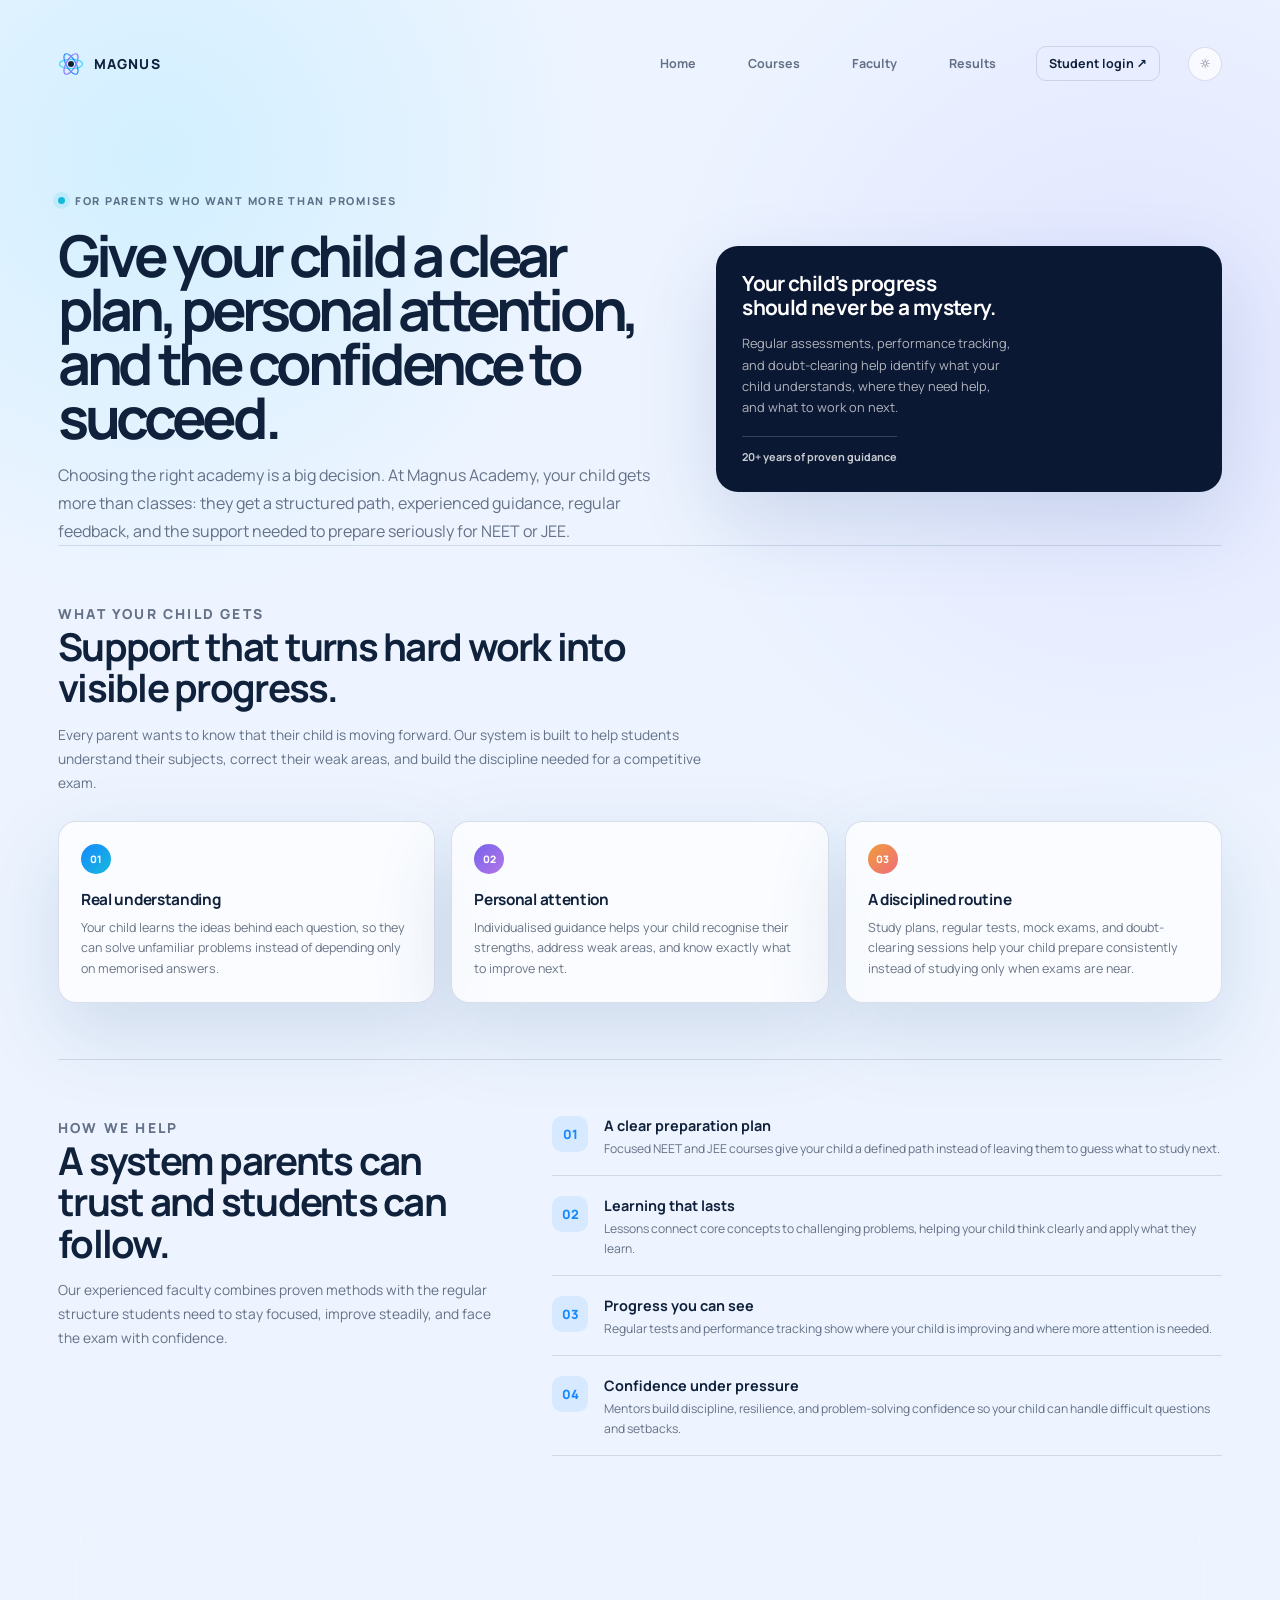
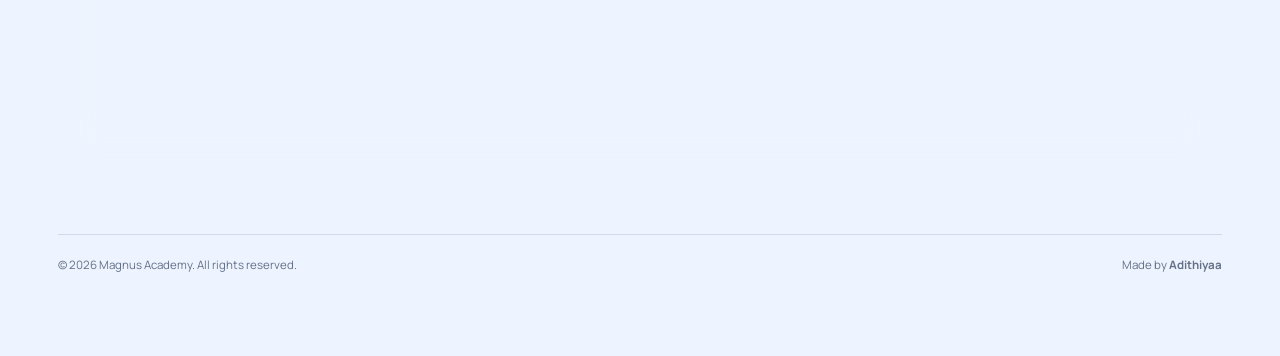
<file: about.html>
<!DOCTYPE html>
<html lang="en" data-theme="light">
<head>
  <meta charset="UTF-8" />
  <meta name="viewport" content="width=device-width, initial-scale=1.0" />
  <title>About — Magnus Academy</title>
  <link rel="preconnect" href="https://fonts.googleapis.com" />
  <link rel="preconnect" href="https://fonts.gstatic.com" crossorigin />
  <link href="https://fonts.googleapis.com/css2?family=Manrope:wght@400;500;600;700;800&display=swap" rel="stylesheet" />
  <link rel="stylesheet" href="css/style.css" />
  <style>
    .about-hero { display: grid; grid-template-columns: minmax(0,1.1fr) minmax(280px,.9fr); gap: 40px; align-items: center; margin-top: 40px; }
    .hero-card { position: relative; min-height: 220px; padding: 26px; overflow: hidden; border-radius: 22px; background: #0b1833; color: #fff; box-shadow: var(--shadow); }
    .hero-card h2 { max-width: 260px; margin: 0 0 14px; font-size: 1.3rem; line-height: 1.15; letter-spacing: -.03em; }
    .hero-card p { max-width: 270px; margin: 0; color: rgba(255,255,255,.68); font-size: .8rem; line-height: 1.65; }
    .experience { display: inline-block; margin-top: 18px; padding-top: 12px; border-top: 1px solid rgba(255,255,255,.18); color: rgba(255,255,255,.78); font-size: .68rem; font-weight: 700; }
    .intro { max-width: 620px; }
    .section { padding: 56px 0; border-top: 1px solid var(--line); }
    .section-heading { max-width: 680px; margin-bottom: 26px; }
    .section-heading h2 { margin: 0 0 14px; font-size: clamp(1.7rem, 3.2vw, 2.4rem); line-height: 1.08; letter-spacing: -.045em; }
    .section-heading p { margin: 0; color: var(--muted); line-height: 1.75; font-size: .86rem; }
    .mission-grid { display: grid; grid-template-columns: repeat(3, minmax(0,1fr)); gap: 16px; }
    .info-card { min-height: 168px; padding: 22px; border: 1px solid var(--line); border-radius: 18px; background: var(--surface); box-shadow: var(--shadow); backdrop-filter: blur(18px); }
    .info-number { display: inline-grid; width: 30px; height: 30px; margin-bottom: 15px; place-items: center; border-radius: 50%; color: #fff; background: linear-gradient(135deg, var(--blue), var(--cyan)); font-size: .64rem; font-weight: 800; }
    .info-card:nth-child(2) .info-number { background: linear-gradient(135deg, var(--violet), #b275e8); }
    .info-card:nth-child(3) .info-number { background: linear-gradient(135deg, #ef9d3a, #f06c7c); }
    .info-card h3 { margin: 0 0 8px; font-size: .96rem; letter-spacing: -.02em; }
    .info-card p { margin: 0; color: var(--muted); font-size: .78rem; line-height: 1.65; }
    .offer-grid { display: grid; grid-template-columns: .8fr 1.2fr; gap: 48px; align-items: start; }
    .offer-list { display: grid; gap: 4px; }
    .offer-item { display: flex; gap: 16px; padding: 16px 0; border-bottom: 1px solid var(--line); }
    .offer-item:first-child { padding-top: 0; }
    .offer-icon { flex: 0 0 auto; display: grid; width: 36px; height: 36px; place-items: center; border-radius: 10px; color: var(--blue); background: rgba(22,137,254,.1); font-weight: 800; font-size: .8rem; }
    .offer-item h3 { margin: 0 0 4px; font-size: .9rem; }
    .offer-item p { margin: 0; color: var(--muted); font-size: .76rem; line-height: 1.65; }
    .closing { margin-bottom: 10px; padding: 34px; border: 1px solid var(--line); border-radius: 22px; background: var(--surface); box-shadow: var(--shadow); backdrop-filter: blur(18px); text-align: center; }
    .closing h2 { margin: 0 0 12px; font-size: clamp(1.7rem, 3.2vw, 2.4rem); letter-spacing: -.045em; }
    .closing p { max-width: 620px; margin: 0 auto 24px; color: var(--muted); font-size: .82rem; line-height: 1.75; }
    .cta { display: inline-flex; padding: 13px 20px; border-radius: 999px; color: #fff; background: var(--ink); font-size: .78rem; font-weight: 800; }
    html[data-theme="dark"] .cta { color: var(--page); }
    @media (max-width: 760px) {
      .about-hero, .offer-grid { grid-template-columns: 1fr; }
      .mission-grid { grid-template-columns: 1fr; }
    }
  </style>
</head>
<body>
  <div class="page">
    <header>
      <a class="brand" href="index.html"><span class="brand-mark" aria-hidden="true"><svg width="26" height="26" viewBox="0 0 26 26" fill="none"><circle cx="13" cy="13" r="3" fill="currentColor"/><ellipse cx="13" cy="13" rx="11.5" ry="4.7" stroke="#46D9FF" stroke-width="1.2"/><ellipse cx="13" cy="13" rx="11.5" ry="4.7" stroke="#328BFF" stroke-width="1.2" transform="rotate(60 13 13)"/><ellipse cx="13" cy="13" rx="11.5" ry="4.7" stroke="#8F7BFF" stroke-width="1.2" transform="rotate(120 13 13)"/></svg></span>MAGNUS</a>
      <nav><a href="index.html">Home</a><a href="courses.html">Courses</a><a href="faculty.html">Faculty</a><a href="results.html">Results</a><a class="login-link" href="login.html">Student login ↗</a><button class="theme-toggle" id="theme-toggle" type="button" aria-label="Toggle theme">☼</button></nav>
      <button class="mobile-menu-toggle" id="mobile-menu-toggle" type="button" aria-label="Open navigation" aria-expanded="false">☰</button>
      <div class="mobile-menu" id="mobile-menu"><a href="index.html">Home <span>↗</span></a><a href="courses.html">Courses <span>↗</span></a><a href="faculty.html">Faculty <span>↗</span></a><a href="results.html">Results <span>↗</span></a><a href="login.html">Student login <span>↗</span></a><button class="theme-toggle-mobile" type="button">Toggle theme <span>☼</span></button></div>
    </header>

    <main>
      <div class="about-hero">
        <div>
          <div class="kicker eyebrow">For parents who want more than promises</div>
          <h1 style="font-size:clamp(2.15rem,4.6vw,3.6rem); margin:20px 0 16px;">Give your child a clear plan, personal attention, and the confidence to succeed.</h1>
          <p class="intro">Choosing the right academy is a big decision. At Magnus Academy, your child gets more than classes: they get a structured path, experienced guidance, regular feedback, and the support needed to prepare seriously for NEET or JEE.</p>
        </div>
        <aside class="hero-card" aria-label="Magnus Academy highlights">
          <h2>Your child's progress should never be a mystery.</h2>
          <p>Regular assessments, performance tracking, and doubt-clearing help identify what your child understands, where they need help, and what to work on next.</p>
          <div class="experience">20+ years of proven guidance</div>
        </aside>
      </div>

      <section class="section" aria-labelledby="mission-title">
        <div class="section-heading">
          <p class="eyebrow">What your child gets</p>
          <h2 id="mission-title">Support that turns hard work into visible progress.</h2>
          <p>Every parent wants to know that their child is moving forward. Our system is built to help students understand their subjects, correct their weak areas, and build the discipline needed for a competitive exam.</p>
        </div>
        <div class="mission-grid">
          <article class="info-card">
            <span class="info-number">01</span>
            <h3>Real understanding</h3>
            <p>Your child learns the ideas behind each question, so they can solve unfamiliar problems instead of depending only on memorised answers.</p>
          </article>
          <article class="info-card">
            <span class="info-number">02</span>
            <h3>Personal attention</h3>
            <p>Individualised guidance helps your child recognise their strengths, address weak areas, and know exactly what to improve next.</p>
          </article>
          <article class="info-card">
            <span class="info-number">03</span>
            <h3>A disciplined routine</h3>
            <p>Study plans, regular tests, mock exams, and doubt-clearing sessions help your child prepare consistently instead of studying only when exams are near.</p>
          </article>
        </div>
      </section>

      <section class="section" aria-labelledby="approach-title">
        <div class="offer-grid">
          <div class="section-heading">
            <p class="eyebrow">How we help</p>
            <h2 id="approach-title">A system parents can trust and students can follow.</h2>
            <p>Our experienced faculty combines proven methods with the regular structure students need to stay focused, improve steadily, and face the exam with confidence.</p>
          </div>
          <div class="offer-list">
            <article class="offer-item"><span class="offer-icon">01</span><div><h3>A clear preparation plan</h3><p>Focused NEET and JEE courses give your child a defined path instead of leaving them to guess what to study next.</p></div></article>
            <article class="offer-item"><span class="offer-icon">02</span><div><h3>Learning that lasts</h3><p>Lessons connect core concepts to challenging problems, helping your child think clearly and apply what they learn.</p></div></article>
            <article class="offer-item"><span class="offer-icon">03</span><div><h3>Progress you can see</h3><p>Regular tests and performance tracking show where your child is improving and where more attention is needed.</p></div></article>
            <article class="offer-item"><span class="offer-icon">04</span><div><h3>Confidence under pressure</h3><p>Mentors build discipline, resilience, and problem-solving confidence so your child can handle difficult questions and setbacks.</p></div></article>
          </div>
        </div>
      </section>

      <section class="closing" aria-labelledby="closing-title">
        <h2 id="closing-title">Your child's future deserves the right support.</h2>
        <p>With the right plan and guidance, students can move from confusion to clarity, from hesitation to confidence, and from effort to meaningful progress. Talk to Magnus Academy about the next step.</p>
        <a class="cta" href="index.html#contact">Talk to Magnus Academy ↗</a>
      </section>
    </main>

    <footer><span>© 2026 Magnus Academy. All rights reserved.</span><span>Made by <strong>Adithiyaa</strong></span></footer>
  </div>
  <script src="js/site.js"></script>
</body>
</html>
</file>
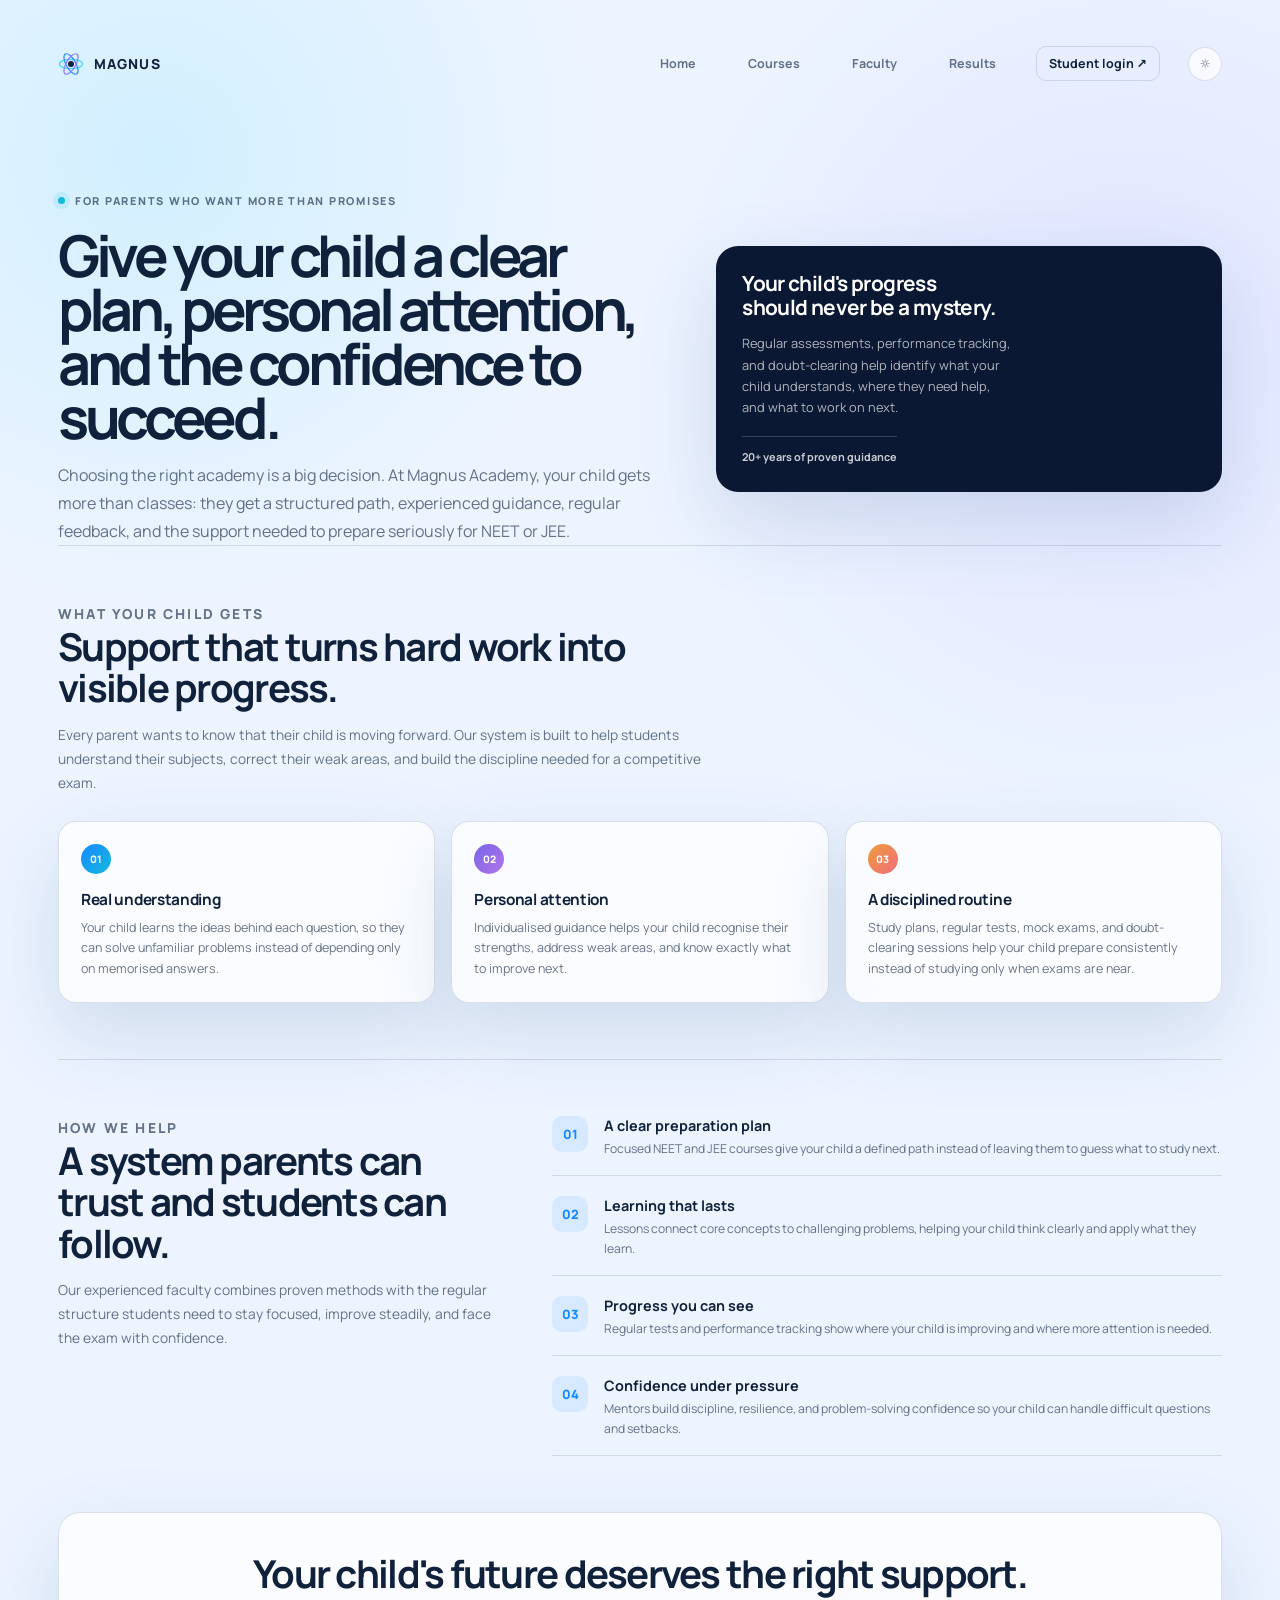
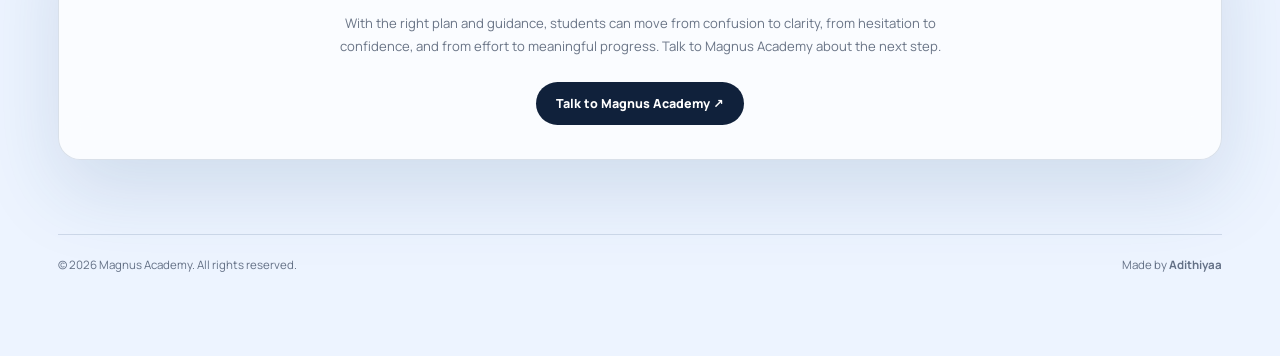
<file: about.html.html>
<!DOCTYPE html>
<html lang="en" data-theme="light">
<head>
  <meta charset="UTF-8" />
  <meta name="viewport" content="width=device-width, initial-scale=1.0" />
  <title>About — Magnus Academy</title>
  <link rel="preconnect" href="https://fonts.googleapis.com" />
  <link rel="preconnect" href="https://fonts.gstatic.com" crossorigin />
  <link href="https://fonts.googleapis.com/css2?family=Manrope:wght@400;500;600;700;800&display=swap" rel="stylesheet" />
  <link rel="stylesheet" href="css/style.css" />
  <style>
    .about-hero { display: grid; grid-template-columns: minmax(0,1.1fr) minmax(280px,.9fr); gap: 40px; align-items: center; margin-top: 40px; }
    .hero-card { position: relative; min-height: 220px; padding: 26px; overflow: hidden; border-radius: 22px; background: #0b1833; color: #fff; box-shadow: var(--shadow); }
    .hero-card h2 { max-width: 260px; margin: 0 0 14px; font-size: 1.3rem; line-height: 1.15; letter-spacing: -.03em; }
    .hero-card p { max-width: 270px; margin: 0; color: rgba(255,255,255,.68); font-size: .8rem; line-height: 1.65; }
    .experience { display: inline-block; margin-top: 18px; padding-top: 12px; border-top: 1px solid rgba(255,255,255,.18); color: rgba(255,255,255,.78); font-size: .68rem; font-weight: 700; }
    .intro { max-width: 620px; }
    .section { padding: 56px 0; border-top: 1px solid var(--line); }
    .section-heading { max-width: 680px; margin-bottom: 26px; }
    .section-heading h2 { margin: 0 0 14px; font-size: clamp(1.7rem, 3.2vw, 2.4rem); line-height: 1.08; letter-spacing: -.045em; }
    .section-heading p { margin: 0; color: var(--muted); line-height: 1.75; font-size: .86rem; }
    .mission-grid { display: grid; grid-template-columns: repeat(3, minmax(0,1fr)); gap: 16px; }
    .info-card { min-height: 168px; padding: 22px; border: 1px solid var(--line); border-radius: 18px; background: var(--surface); box-shadow: var(--shadow); backdrop-filter: blur(18px); }
    .info-number { display: inline-grid; width: 30px; height: 30px; margin-bottom: 15px; place-items: center; border-radius: 50%; color: #fff; background: linear-gradient(135deg, var(--blue), var(--cyan)); font-size: .64rem; font-weight: 800; }
    .info-card:nth-child(2) .info-number { background: linear-gradient(135deg, var(--violet), #b275e8); }
    .info-card:nth-child(3) .info-number { background: linear-gradient(135deg, #ef9d3a, #f06c7c); }
    .info-card h3 { margin: 0 0 8px; font-size: .96rem; letter-spacing: -.02em; }
    .info-card p { margin: 0; color: var(--muted); font-size: .78rem; line-height: 1.65; }
    .offer-grid { display: grid; grid-template-columns: .8fr 1.2fr; gap: 48px; align-items: start; }
    .offer-list { display: grid; gap: 4px; }
    .offer-item { display: flex; gap: 16px; padding: 16px 0; border-bottom: 1px solid var(--line); }
    .offer-item:first-child { padding-top: 0; }
    .offer-icon { flex: 0 0 auto; display: grid; width: 36px; height: 36px; place-items: center; border-radius: 10px; color: var(--blue); background: rgba(22,137,254,.1); font-weight: 800; font-size: .8rem; }
    .offer-item h3 { margin: 0 0 4px; font-size: .9rem; }
    .offer-item p { margin: 0; color: var(--muted); font-size: .76rem; line-height: 1.65; }
    .closing { margin-bottom: 10px; padding: 34px; border: 1px solid var(--line); border-radius: 22px; background: var(--surface); box-shadow: var(--shadow); backdrop-filter: blur(18px); text-align: center; }
    .closing h2 { margin: 0 0 12px; font-size: clamp(1.7rem, 3.2vw, 2.4rem); letter-spacing: -.045em; }
    .closing p { max-width: 620px; margin: 0 auto 24px; color: var(--muted); font-size: .82rem; line-height: 1.75; }
    .cta { display: inline-flex; padding: 13px 20px; border-radius: 999px; color: #fff; background: var(--ink); font-size: .78rem; font-weight: 800; }
    html[data-theme="dark"] .cta { color: var(--page); }
    @media (max-width: 760px) {
      .about-hero, .offer-grid { grid-template-columns: 1fr; }
      .mission-grid { grid-template-columns: 1fr; }
    }
  </style>
</head>
<body>
  <div class="page">
    <header>
      <a class="brand" href="index.html"><span class="brand-mark" aria-hidden="true"><svg width="26" height="26" viewBox="0 0 26 26" fill="none"><circle cx="13" cy="13" r="3" fill="currentColor"/><ellipse cx="13" cy="13" rx="11.5" ry="4.7" stroke="#46D9FF" stroke-width="1.2"/><ellipse cx="13" cy="13" rx="11.5" ry="4.7" stroke="#328BFF" stroke-width="1.2" transform="rotate(60 13 13)"/><ellipse cx="13" cy="13" rx="11.5" ry="4.7" stroke="#8F7BFF" stroke-width="1.2" transform="rotate(120 13 13)"/></svg></span>MAGNUS</a>
      <nav><a href="index.html">Home</a><a href="courses.html">Courses</a><a href="faculty.html">Faculty</a><a href="results.html">Results</a><a class="login-link" href="login.html">Student login ↗</a><button class="theme-toggle" id="theme-toggle" type="button" aria-label="Toggle theme">☼</button></nav>
      <button class="mobile-menu-toggle" id="mobile-menu-toggle" type="button" aria-label="Open navigation" aria-expanded="false">☰</button>
      <div class="mobile-menu" id="mobile-menu"><a href="index.html">Home <span>↗</span></a><a href="courses.html">Courses <span>↗</span></a><a href="faculty.html">Faculty <span>↗</span></a><a href="results.html">Results <span>↗</span></a><a href="login.html">Student login <span>↗</span></a></div>
    </header>

    <main>
      <div class="about-hero">
        <div>
          <div class="kicker eyebrow">For parents who want more than promises</div>
          <h1 style="font-size:clamp(2.15rem,4.6vw,3.6rem); margin:20px 0 16px;">Give your child a clear plan, personal attention, and the confidence to succeed.</h1>
          <p class="intro">Choosing the right academy is a big decision. At Magnus Academy, your child gets more than classes: they get a structured path, experienced guidance, regular feedback, and the support needed to prepare seriously for NEET or JEE.</p>
        </div>
        <aside class="hero-card" aria-label="Magnus Academy highlights">
          <h2>Your child's progress should never be a mystery.</h2>
          <p>Regular assessments, performance tracking, and doubt-clearing help identify what your child understands, where they need help, and what to work on next.</p>
          <div class="experience">20+ years of proven guidance</div>
        </aside>
      </div>

      <section class="section" aria-labelledby="mission-title">
        <div class="section-heading">
          <p class="eyebrow">What your child gets</p>
          <h2 id="mission-title">Support that turns hard work into visible progress.</h2>
          <p>Every parent wants to know that their child is moving forward. Our system is built to help students understand their subjects, correct their weak areas, and build the discipline needed for a competitive exam.</p>
        </div>
        <div class="mission-grid">
          <article class="info-card">
            <span class="info-number">01</span>
            <h3>Real understanding</h3>
            <p>Your child learns the ideas behind each question, so they can solve unfamiliar problems instead of depending only on memorised answers.</p>
          </article>
          <article class="info-card">
            <span class="info-number">02</span>
            <h3>Personal attention</h3>
            <p>Individualised guidance helps your child recognise their strengths, address weak areas, and know exactly what to improve next.</p>
          </article>
          <article class="info-card">
            <span class="info-number">03</span>
            <h3>A disciplined routine</h3>
            <p>Study plans, regular tests, mock exams, and doubt-clearing sessions help your child prepare consistently instead of studying only when exams are near.</p>
          </article>
        </div>
      </section>

      <section class="section" aria-labelledby="approach-title">
        <div class="offer-grid">
          <div class="section-heading">
            <p class="eyebrow">How we help</p>
            <h2 id="approach-title">A system parents can trust and students can follow.</h2>
            <p>Our experienced faculty combines proven methods with the regular structure students need to stay focused, improve steadily, and face the exam with confidence.</p>
          </div>
          <div class="offer-list">
            <article class="offer-item"><span class="offer-icon">01</span><div><h3>A clear preparation plan</h3><p>Focused NEET and JEE courses give your child a defined path instead of leaving them to guess what to study next.</p></div></article>
            <article class="offer-item"><span class="offer-icon">02</span><div><h3>Learning that lasts</h3><p>Lessons connect core concepts to challenging problems, helping your child think clearly and apply what they learn.</p></div></article>
            <article class="offer-item"><span class="offer-icon">03</span><div><h3>Progress you can see</h3><p>Regular tests and performance tracking show where your child is improving and where more attention is needed.</p></div></article>
            <article class="offer-item"><span class="offer-icon">04</span><div><h3>Confidence under pressure</h3><p>Mentors build discipline, resilience, and problem-solving confidence so your child can handle difficult questions and setbacks.</p></div></article>
          </div>
        </div>
      </section>

      <section class="closing" aria-labelledby="closing-title">
        <h2 id="closing-title">Your child's future deserves the right support.</h2>
        <p>With the right plan and guidance, students can move from confusion to clarity, from hesitation to confidence, and from effort to meaningful progress. Talk to Magnus Academy about the next step.</p>
        <a class="cta" href="index.html#contact">Talk to Magnus Academy ↗</a>
      </section>
    </main>

    <footer><span>© 2026 Magnus Academy. All rights reserved.</span><span>Made by <strong>Adithiyaa</strong></span></footer>
  </div>
  <script src="js/site.js"></script>
</body>
</html>
</file>
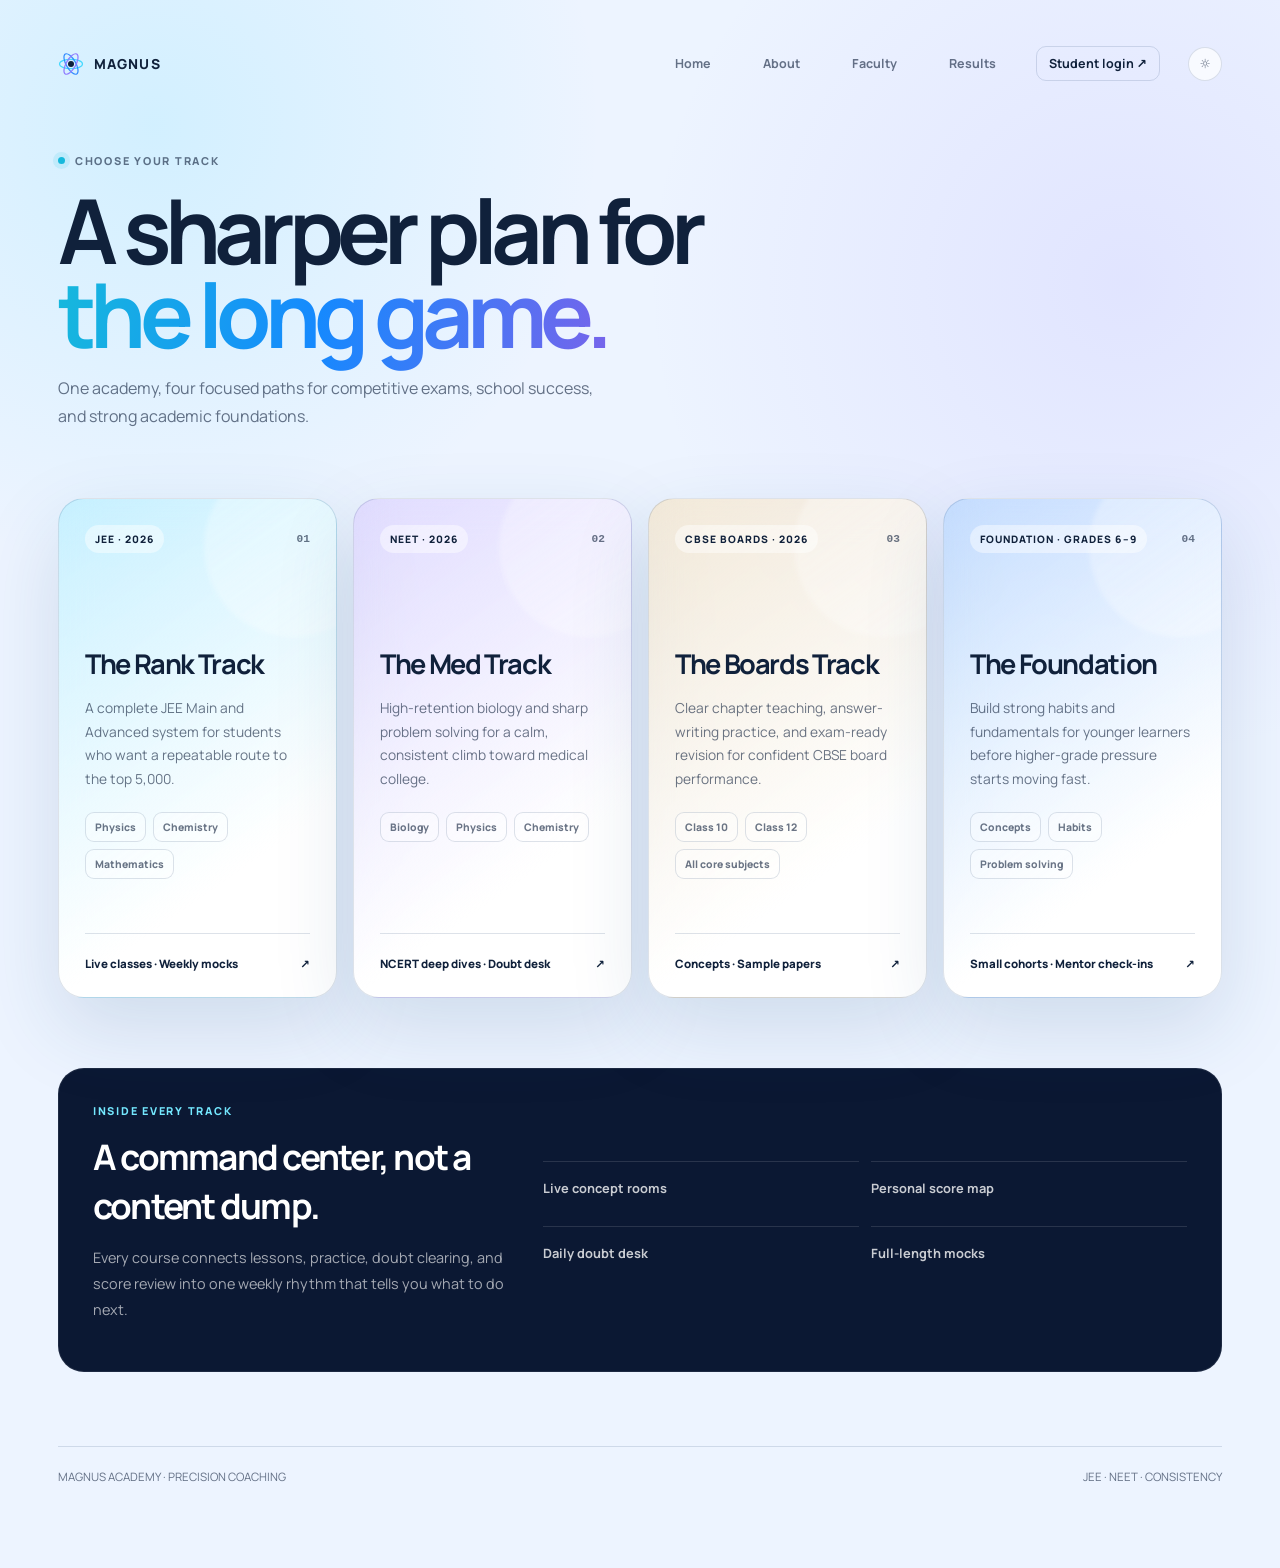
<file: courses.html>
<!DOCTYPE html>
<html lang="en" data-theme="light">
<head>
  <meta charset="UTF-8" />
  <meta name="viewport" content="width=device-width, initial-scale=1.0" />
  <title>Courses — Magnus Academy</title>
  <link rel="preconnect" href="https://fonts.googleapis.com" />
  <link rel="preconnect" href="https://fonts.gstatic.com" crossorigin />
  <link href="https://fonts.googleapis.com/css2?family=Manrope:wght@400;500;600;700;800&display=swap" rel="stylesheet" />
  <link rel="stylesheet" href="css/style.css" />
  <style>
    .course-grid { display:grid; grid-template-columns:repeat(4,minmax(0,1fr)); gap:16px; margin-top:68px; }
    .course-card { position:relative; min-height:500px; display:flex; flex-direction:column; padding:26px; overflow:hidden; border:1px solid var(--line); border-radius:26px; background:var(--surface); box-shadow:var(--shadow); backdrop-filter:blur(18px); transition:transform .25s ease,border-color .25s ease; }
    .course-card:hover { transform:translateY(-5px); border-color:rgba(22,137,254,.38); }
    .course-card::before { content:""; position:absolute; width:180px; height:180px; right:-48px; top:-42px; border-radius:50%; background:rgba(255,255,255,.27); filter:blur(2px); }
    .course-card.jeem { background:linear-gradient(145deg,rgba(116,232,255,.3),var(--solid) 72%); }
    .course-card.neet { background:linear-gradient(145deg,rgba(196,165,255,.3),var(--solid) 72%); }
    .course-card.cbse { background:linear-gradient(145deg,rgba(255,208,130,.3),var(--solid) 72%); }
    .course-card.foundation { background:linear-gradient(145deg,rgba(117,184,255,.3),var(--solid) 72%); }
    html[data-theme="dark"] .course-card.jeem,html[data-theme="dark"] .course-card.neet,html[data-theme="dark"] .course-card.cbse,html[data-theme="dark"] .course-card.foundation { background:linear-gradient(145deg,rgba(40,74,110,.62),var(--solid) 75%); }
    .card-top,.card-body,.card-bottom { position:relative; z-index:1; }
    .card-top { display:flex; justify-content:space-between; align-items:center; }
    .tag { padding:7px 10px; border-radius:999px; background:rgba(255,255,255,.45); font-size:.64rem; font-weight:800; letter-spacing:.1em; text-transform:uppercase; }
    .number { color:var(--muted); font:600 .7rem ui-monospace,SFMono-Regular,Menlo,monospace; }
    h2 { margin:0; font-size:1.7rem; letter-spacing:-.05em; }
    .card-body { margin-top:92px; }
    .course-copy { margin:14px 0 0; color:var(--muted); font-size:.86rem; line-height:1.7; }
    .chips { display:flex; flex-wrap:wrap; gap:7px; margin-top:22px; }
    .chip { padding:7px 9px; border:1px solid var(--line); border-radius:9px; background:rgba(255,255,255,.3); color:var(--muted); font-size:.65rem; font-weight:800; }
    .card-bottom { display:flex; align-items:center; justify-content:space-between; gap:15px; margin-top:auto; padding-top:22px; border-top:1px solid var(--line); }
    .card-bottom span { color:var(--ink); font-size:.72rem; font-weight:800; }
    .arrow { color:var(--blue); font-size:1.2rem; transition:transform .25s ease; }
    .course-card:hover .arrow { transform:translate(3px,-3px); }
    .promise { display:grid; grid-template-columns:.8fr 1.2fr; gap:20px; margin-top:70px; padding:34px; border:1px solid rgba(255,255,255,.08); border-radius:26px; color:#fff; background:#0b1833; }
    .promise h2 { max-width:390px; margin-top:14px; font-size:2.2rem; }
    .promise p { max-width:560px; color:rgba(255,255,255,.63); font-size:.9rem; line-height:1.8; }
    .promise-list { display:grid; grid-template-columns:repeat(2,1fr); gap:12px; align-content:center; }
    .promise-list div { padding:17px 0; border-top:1px solid rgba(255,255,255,.12); color:rgba(255,255,255,.78); font-size:.8rem; font-weight:700; }
    .intro { max-width: 540px; }
    @media(max-width:1120px) { .course-grid { grid-template-columns:repeat(2,minmax(0,1fr)); } }
    @media(max-width:760px) { .course-grid{grid-template-columns:1fr;margin-top:46px}.promise{grid-template-columns:1fr;padding:26px}.promise-list{grid-template-columns:1fr} }
  </style>
</head>
<body>
  <div class="page">
    <header>
      <a class="brand" href="index.html"><span class="brand-mark" aria-hidden="true"><svg width="26" height="26" viewBox="0 0 26 26" fill="none"><circle cx="13" cy="13" r="3" fill="currentColor"/><ellipse cx="13" cy="13" rx="11.5" ry="4.7" stroke="#46D9FF" stroke-width="1.2"/><ellipse cx="13" cy="13" rx="11.5" ry="4.7" stroke="#328BFF" stroke-width="1.2" transform="rotate(60 13 13)"/><ellipse cx="13" cy="13" rx="11.5" ry="4.7" stroke="#8F7BFF" stroke-width="1.2" transform="rotate(120 13 13)"/></svg></span>MAGNUS</a>
      <nav><a href="index.html">Home</a><a href="about.html">About</a><a href="faculty.html">Faculty</a><a href="results.html">Results</a><a class="login-link" href="login.html">Student login ↗</a><button class="theme-toggle" id="theme-toggle" type="button" aria-label="Toggle theme">☼</button></nav>
      <button class="mobile-menu-toggle" id="mobile-menu-toggle" type="button" aria-label="Open navigation" aria-expanded="false">☰</button>
      <div class="mobile-menu" id="mobile-menu"><a href="index.html">Home <span>↗</span></a><a href="about.html">About <span>↗</span></a><a href="faculty.html">Faculty <span>↗</span></a><a href="results.html">Results <span>↗</span></a><a href="login.html">Student login <span>↗</span></a><button class="theme-toggle-mobile" type="button">Toggle theme <span>☼</span></button></div>
    </header>
    <main>
      <div class="kicker eyebrow">Choose your track</div>
      <h1>A sharper plan for<br /><span class="gradient">the long game.</span></h1>
      <p class="intro">One academy, four focused paths for competitive exams, school success, and strong academic foundations.</p>
      <section class="course-grid" aria-label="Magnus courses">
        <article class="course-card jeem"><div class="card-top"><span class="tag">JEE · 2026</span><span class="number">01</span></div><div class="card-body"><h2>The Rank Track</h2><p class="course-copy">A complete JEE Main and Advanced system for students who want a repeatable route to the top 5,000.</p><div class="chips"><span class="chip">Physics</span><span class="chip">Chemistry</span><span class="chip">Mathematics</span></div></div><div class="card-bottom"><span>Live classes · Weekly mocks</span><span class="arrow">↗</span></div></article>
        <article class="course-card neet"><div class="card-top"><span class="tag">NEET · 2026</span><span class="number">02</span></div><div class="card-body"><h2>The Med Track</h2><p class="course-copy">High-retention biology and sharp problem solving for a calm, consistent climb toward medical college.</p><div class="chips"><span class="chip">Biology</span><span class="chip">Physics</span><span class="chip">Chemistry</span></div></div><div class="card-bottom"><span>NCERT deep dives · Doubt desk</span><span class="arrow">↗</span></div></article>
        <article class="course-card cbse"><div class="card-top"><span class="tag">CBSE Boards · 2026</span><span class="number">03</span></div><div class="card-body"><h2>The Boards Track</h2><p class="course-copy">Clear chapter teaching, answer-writing practice, and exam-ready revision for confident CBSE board performance.</p><div class="chips"><span class="chip">Class 10</span><span class="chip">Class 12</span><span class="chip">All core subjects</span></div></div><div class="card-bottom"><span>Concepts · Sample papers</span><span class="arrow">↗</span></div></article>
        <article class="course-card foundation"><div class="card-top"><span class="tag">Foundation · Grades 6–9</span><span class="number">04</span></div><div class="card-body"><h2>The Foundation</h2><p class="course-copy">Build strong habits and fundamentals for younger learners before higher-grade pressure starts moving fast.</p><div class="chips"><span class="chip">Concepts</span><span class="chip">Habits</span><span class="chip">Problem solving</span></div></div><div class="card-bottom"><span>Small cohorts · Mentor check-ins</span><span class="arrow">↗</span></div></article>
      </section>
      <section class="promise"><div><div class="eyebrow" style="color:#74e8ff">Inside every track</div><h2>A command center, not a content dump.</h2><p>Every course connects lessons, practice, doubt clearing, and score review into one weekly rhythm that tells you what to do next.</p></div><div class="promise-list"><div>Live concept rooms</div><div>Personal score map</div><div>Daily doubt desk</div><div>Full-length mocks</div></div></section>
    </main>
    <footer><span>MAGNUS ACADEMY · PRECISION COACHING</span><span>JEE · NEET · CONSISTENCY</span></footer>
  </div>
  <script src="js/site.js"></script>
</body>
</html>
</file>
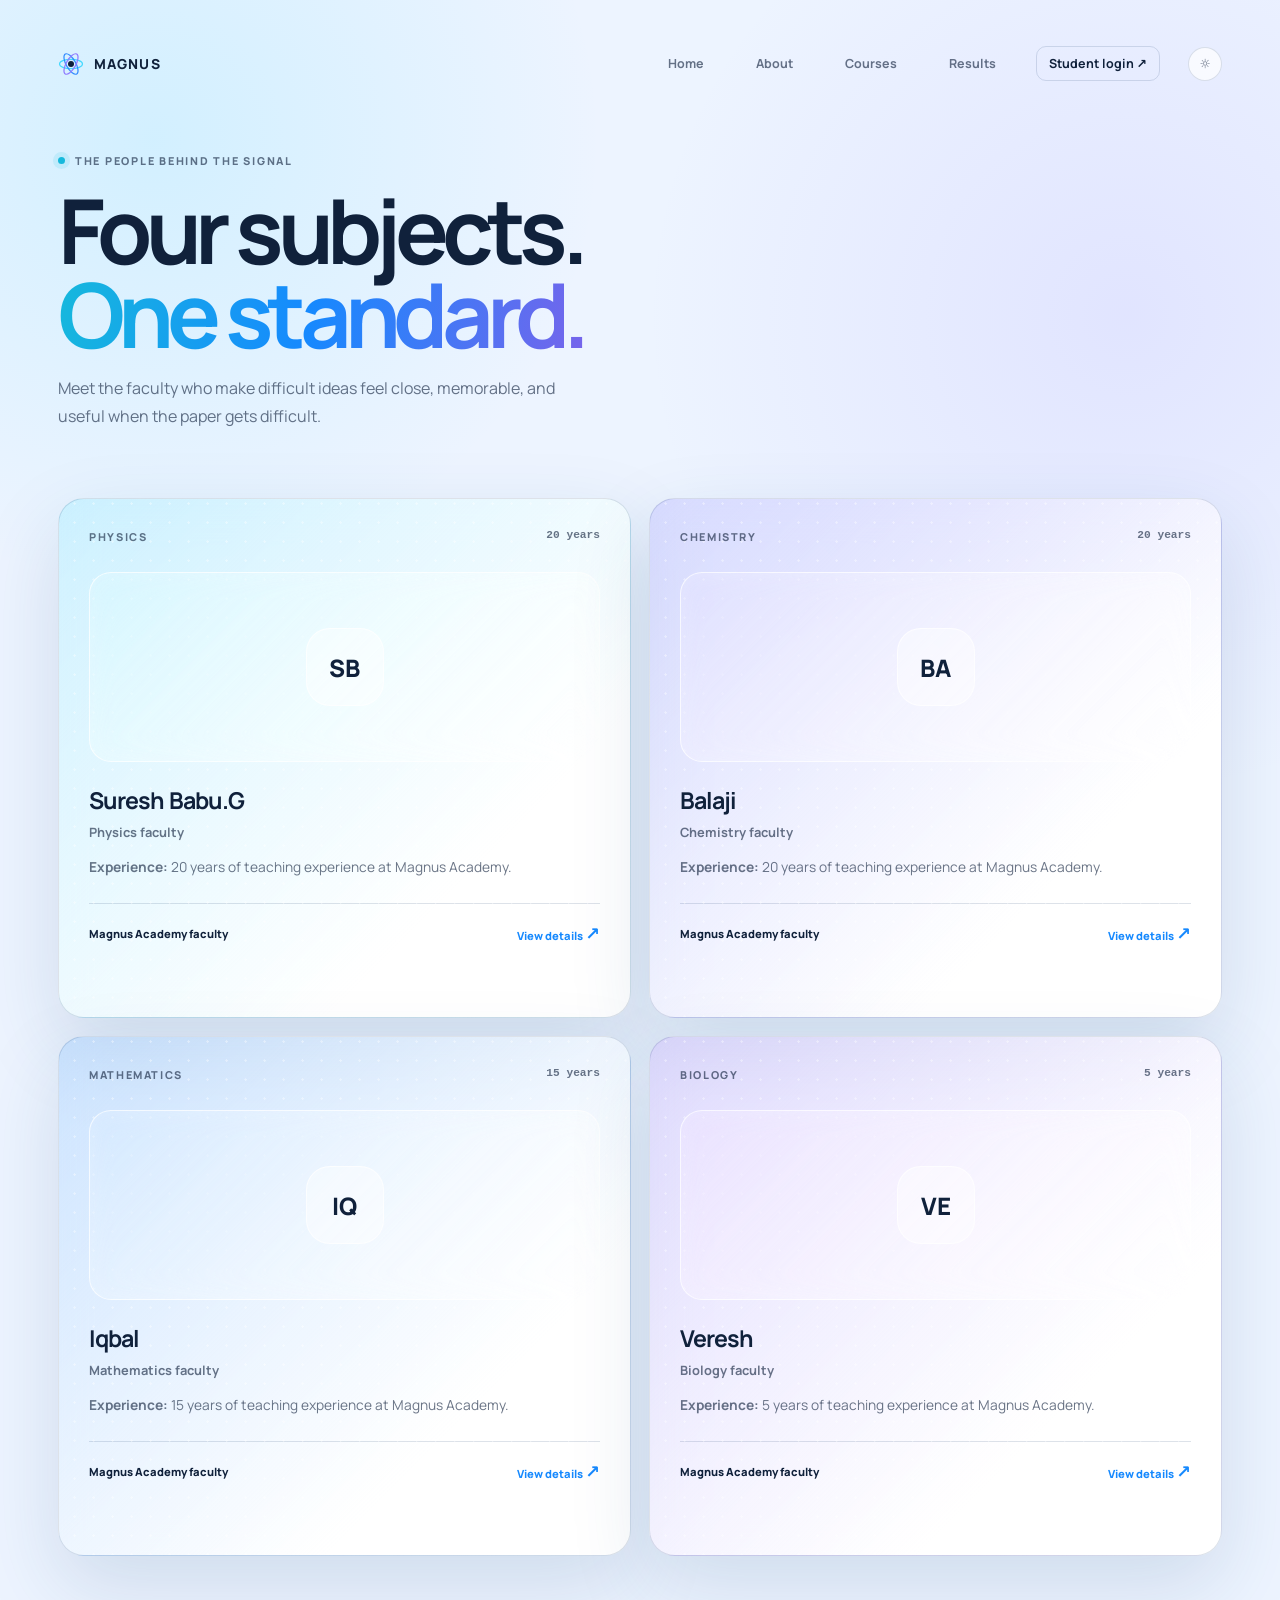
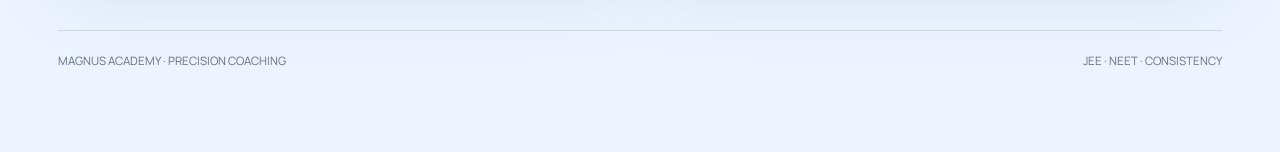
<file: faculty.html>
<!DOCTYPE html>
<html lang="en" data-theme="light">
<head>
  <meta charset="UTF-8" />
  <meta name="viewport" content="width=device-width, initial-scale=1.0" />
  <title>Faculty — Magnus Academy</title>
  <link rel="preconnect" href="https://fonts.googleapis.com" />
  <link rel="preconnect" href="https://fonts.gstatic.com" crossorigin />
  <link href="https://fonts.googleapis.com/css2?family=Manrope:wght@400;500;600;700;800&display=swap" rel="stylesheet" />
  <link rel="stylesheet" href="css/style.css" />
  <style>
    .intro { max-width: 510px; }
    .faculty-grid { display: grid; grid-template-columns: repeat(2, minmax(0, 1fr)); gap: 18px; margin-top: 68px; }
    .faculty-card {
      position: relative; overflow: hidden; min-height: 520px; padding: 30px;
      border: 1px solid var(--line); border-radius: 26px; background: var(--surface);
      box-shadow: var(--shadow); backdrop-filter: blur(18px);
      transition: transform .25s ease, border-color .25s ease;
    }
    .faculty-card:hover { transform: translateY(-5px); border-color: rgba(22,137,254,.38); }
    .faculty-card { cursor: pointer; }
    .faculty-card:focus-visible { outline: 3px solid var(--cyan); outline-offset: 4px; }
    .faculty-card.is-selected { border-color: var(--cyan); }
    .faculty-card::after {
      content: ""; position: absolute; inset: 0; pointer-events: none; opacity: .42;
      background-image: radial-gradient(circle at 82% 24%, rgba(255,255,255,.9) 0 1px, transparent 1.4px);
      background-size: 19px 19px;
    }
    .card-top { position: relative; z-index: 1; display: flex; justify-content: space-between; align-items: flex-start; }
    .subject { color: var(--muted); font-size: .68rem; font-weight: 800; letter-spacing: .15em; text-transform: uppercase; }
    .years { color: var(--muted); font: 600 .7rem ui-monospace, SFMono-Regular, Menlo, monospace; }
    .staff-photo {
      position: relative; z-index: 1; height: 190px; margin-top: 28px; overflow: hidden;
      border: 1px solid rgba(255,255,255,.7); border-radius: 22px;
      background: rgba(255,255,255,.28); color: #10213b; backdrop-filter: blur(12px);
    }
    .staff-photo img { display: none; width: 100%; height: 100%; object-fit: cover; }
    .staff-photo.has-image img { display: block; }
    .photo-placeholder { display: flex; height: 100%; align-items: center; justify-content: center; }
    .staff-photo.has-image .photo-placeholder { display: none; }
    .initials { display: grid; place-items: center; width: 78px; height: 78px; border: 1px solid rgba(255,255,255,.7); border-radius: 24px; background: rgba(255,255,255,.42); font-size: 1.5rem; font-weight: 800; }
    .card-content { position: relative; z-index: 1; margin-top: 22px; }
    h2 { margin: 0; font-size: 1.45rem; letter-spacing: -.04em; }
    .specialty { margin: 7px 0 0; color: var(--muted); font-size: .8rem; font-weight: 700; }
    .bio { max-width: 460px; margin: 15px 0 0; color: var(--muted); font-size: .86rem; line-height: 1.65; }
    .card-footer { display: flex; align-items: center; justify-content: space-between; gap: 16px; margin-top: 24px; padding-top: 17px; border-top: 1px solid var(--line); }
    .exam { color: var(--ink); font-size: .7rem; font-weight: 800; }
    .profile-hint { color: var(--blue); font-size: .7rem; font-weight: 800; }
    .arrow { color: var(--blue); font-size: 1.1rem; transition: transform .25s ease; }
    .faculty-card:hover .arrow { transform: translate(3px, -3px); }

    .faculty-modal[hidden] { display: none; }
    .faculty-modal { position: fixed; inset: 0; z-index: 20; display: grid; place-items: center; padding: 24px; }
    .modal-backdrop { position: absolute; inset: 0; background: rgba(2,6,17,.62); backdrop-filter: blur(8px); }
    .modal-panel { position: relative; z-index: 1; width: min(500px,100%); padding: 30px; border: 1px solid var(--line); border-radius: 26px; background: var(--solid); box-shadow: 0 30px 100px rgba(0,0,0,.28); }
    .modal-close { position: absolute; top: 18px; right: 18px; display: grid; place-items: center; width: 34px; height: 34px; border: 1px solid var(--line); border-radius: 50%; background: var(--surface); color: var(--ink); cursor: pointer; font-size: 1.2rem; line-height: 1; }
    .modal-close:hover { border-color: var(--cyan); }
    .modal-subject { color: var(--cyan); font-size: .68rem; font-weight: 800; letter-spacing: .15em; text-transform: uppercase; }
    .modal-panel h2 { margin-top: 12px; font-size: 2rem; }
    .modal-copy { margin: 12px 0 0; color: var(--muted); font-size: .86rem; line-height: 1.7; }
    .modal-fact { display: flex; align-items: center; justify-content: space-between; gap: 16px; margin-top: 24px; padding-top: 17px; border-top: 1px solid var(--line); }
    .modal-fact-label { color: var(--muted); font-size: .65rem; font-weight: 800; letter-spacing: .1em; text-transform: uppercase; }
    .modal-fact-value { font-size: .86rem; font-weight: 800; }

    .physics { background: linear-gradient(135deg, rgba(116,232,255,.26), var(--solid) 72%); }
    .biology { background: linear-gradient(135deg, rgba(196,165,255,.30), var(--solid) 72%); }
    .mathematics { background: linear-gradient(135deg, rgba(117,184,255,.28), var(--solid) 72%); }
    .chemistry { background: linear-gradient(135deg, rgba(157,153,255,.28), var(--solid) 72%); }
    html[data-theme="dark"] .physics,
    html[data-theme="dark"] .biology,
    html[data-theme="dark"] .mathematics,
    html[data-theme="dark"] .chemistry { background: linear-gradient(135deg, rgba(40,74,110,.62), var(--solid) 75%); }

    @media (max-width: 760px) {
      .faculty-grid { grid-template-columns: 1fr; margin-top: 46px; }
      .faculty-card { min-height: 500px; }
    }
  </style>
</head>
<body>
  <div class="page">
    <header>
      <a class="brand" href="index.html">
        <span class="brand-mark" aria-hidden="true">
          <svg width="26" height="26" viewBox="0 0 26 26" fill="none">
            <circle cx="13" cy="13" r="3" fill="currentColor"/>
            <ellipse cx="13" cy="13" rx="11.5" ry="4.7" stroke="#46D9FF" stroke-width="1.2"/>
            <ellipse cx="13" cy="13" rx="11.5" ry="4.7" stroke="#328BFF" stroke-width="1.2" transform="rotate(60 13 13)"/>
            <ellipse cx="13" cy="13" rx="11.5" ry="4.7" stroke="#8F7BFF" stroke-width="1.2" transform="rotate(120 13 13)"/>
          </svg>
        </span>
        MAGNUS
      </a>
      <nav>
        <a href="index.html">Home</a>
        <a href="about.html">About</a>
        <a href="courses.html">Courses</a>
        <a href="results.html">Results</a>
        <a class="login-link" href="login.html">Student login ↗</a>
        <button class="theme-toggle" id="theme-toggle" type="button" aria-label="Toggle theme">☼</button>
      </nav>
      <button class="mobile-menu-toggle" id="mobile-menu-toggle" type="button" aria-label="Open navigation" aria-expanded="false">☰</button>
      <div class="mobile-menu" id="mobile-menu">
        <a href="index.html">Home <span>↗</span></a>
        <a href="about.html">About <span>↗</span></a>
        <a href="courses.html">Courses <span>↗</span></a>
        <a href="results.html">Results <span>↗</span></a>
        <a href="login.html">Student login <span>↗</span></a>
        <button class="theme-toggle-mobile" type="button">Toggle theme <span>☼</span></button>
      </div>
    </header>

    <main>
      <div class="kicker eyebrow">The people behind the signal</div>
      <h1>Four subjects.<br /><span class="gradient">One standard.</span></h1>
      <p class="intro">Meet the faculty who make difficult ideas feel close, memorable, and useful when the paper gets difficult.</p>

      <section class="faculty-grid" aria-label="Magnus faculty">
        <article class="faculty-card physics" tabindex="0" role="button" aria-controls="faculty-modal" aria-expanded="false" data-subject="Physics" data-name="Suresh Babu.G" data-years="20 years">
          <div class="card-top"><div class="subject">Physics</div><div class="years">20 years</div></div>
          <div class="staff-photo" data-photo-key="physics">
            <img alt="Suresh Babu.G" />
            <div class="photo-placeholder"><div class="initials">SB</div></div>
          </div>
          <div class="card-content"><h2>Suresh Babu.G</h2><p class="specialty">Physics faculty</p><p class="bio"><strong>Experience:</strong> 20 years of teaching experience at Magnus Academy.</p></div>
          <div class="card-footer"><span class="exam">Magnus Academy faculty</span><span class="profile-hint">View details <span class="arrow">↗</span></span></div>
        </article>
        <article class="faculty-card chemistry" tabindex="0" role="button" aria-controls="faculty-modal" aria-expanded="false" data-subject="Chemistry" data-name="Balaji" data-years="20 years">
          <div class="card-top"><div class="subject">Chemistry</div><div class="years">20 years</div></div>
          <div class="staff-photo" data-photo-key="chemistry">
            <img alt="Balaji" />
            <div class="photo-placeholder"><div class="initials">BA</div></div>
          </div>
          <div class="card-content"><h2>Balaji</h2><p class="specialty">Chemistry faculty</p><p class="bio"><strong>Experience:</strong> 20 years of teaching experience at Magnus Academy.</p></div>
          <div class="card-footer"><span class="exam">Magnus Academy faculty</span><span class="profile-hint">View details <span class="arrow">↗</span></span></div>
        </article>
        <article class="faculty-card mathematics" tabindex="0" role="button" aria-controls="faculty-modal" aria-expanded="false" data-subject="Mathematics" data-name="Iqbal" data-years="15 years">
          <div class="card-top"><div class="subject">Mathematics</div><div class="years">15 years</div></div>
          <div class="staff-photo" data-photo-key="mathematics">
            <img alt="Iqbal" />
            <div class="photo-placeholder"><div class="initials">IQ</div></div>
          </div>
          <div class="card-content"><h2>Iqbal</h2><p class="specialty">Mathematics faculty</p><p class="bio"><strong>Experience:</strong> 15 years of teaching experience at Magnus Academy.</p></div>
          <div class="card-footer"><span class="exam">Magnus Academy faculty</span><span class="profile-hint">View details <span class="arrow">↗</span></span></div>
        </article>
        <article class="faculty-card biology" tabindex="0" role="button" aria-controls="faculty-modal" aria-expanded="false" data-subject="Biology" data-name="Veresh" data-years="5 years">
          <div class="card-top"><div class="subject">Biology</div><div class="years">5 years</div></div>
          <div class="staff-photo" data-photo-key="biology">
            <img alt="Veresh" />
            <div class="photo-placeholder"><div class="initials">VE</div></div>
          </div>
          <div class="card-content"><h2>Veresh</h2><p class="specialty">Biology faculty</p><p class="bio"><strong>Experience:</strong> 5 years of teaching experience at Magnus Academy.</p></div>
          <div class="card-footer"><span class="exam">Magnus Academy faculty</span><span class="profile-hint">View details <span class="arrow">↗</span></span></div>
        </article>
      </section>
    </main>

    <div class="faculty-modal" id="faculty-modal" hidden aria-hidden="true">
      <div class="modal-backdrop" data-close-modal></div>
      <section class="modal-panel" role="dialog" aria-modal="true" aria-labelledby="modal-name">
        <button class="modal-close" type="button" aria-label="Close faculty details" data-close-modal>×</button>
        <div class="modal-subject" id="modal-subject">Subject</div>
        <h2 id="modal-name">Faculty member</h2>
        <p class="modal-copy">A member of the Magnus Academy faculty team, helping students build steady understanding and exam confidence.</p>
        <div class="modal-fact"><span class="modal-fact-label">Experience</span><span class="modal-fact-value" id="modal-years">—</span></div>
      </section>
    </div>

    <footer><span>MAGNUS ACADEMY · PRECISION COACHING</span><span>JEE · NEET · CONSISTENCY</span></footer>
  </div>
  <script src="js/site.js"></script>
  <script>
    const facultyCards = document.querySelectorAll(".faculty-card");
    const facultyModal = document.getElementById("faculty-modal");
    const modalSubject = document.getElementById("modal-subject");
    const modalName = document.getElementById("modal-name");
    const modalYears = document.getElementById("modal-years");
    const modalClose = facultyModal.querySelector(".modal-close");

    function openFacultyDetails(card) {
      modalSubject.textContent = card.dataset.subject;
      modalName.textContent = card.dataset.name;
      modalYears.textContent = card.dataset.years;
      facultyModal.hidden = false;
      facultyModal.setAttribute("aria-hidden", "false");
      card.classList.add("is-selected");
      card.setAttribute("aria-expanded", "true");
      modalClose.focus();
    }

    function closeFacultyDetails() {
      facultyModal.hidden = true;
      facultyModal.setAttribute("aria-hidden", "true");
      facultyCards.forEach((card) => {
        card.classList.remove("is-selected");
        card.setAttribute("aria-expanded", "false");
      });
    }

    facultyCards.forEach((card) => {
      card.addEventListener("click", () => openFacultyDetails(card));
      card.addEventListener("keydown", (event) => {
        if (event.key === "Enter" || event.key === " ") {
          event.preventDefault();
          openFacultyDetails(card);
        }
      });
    });
    facultyModal.querySelectorAll("[data-close-modal]").forEach((element) => element.addEventListener("click", closeFacultyDetails));
    document.addEventListener("keydown", (event) => {
      if (event.key === "Escape" && !facultyModal.hidden) closeFacultyDetails();
    });
  </script>
</body>
</html>
</file>
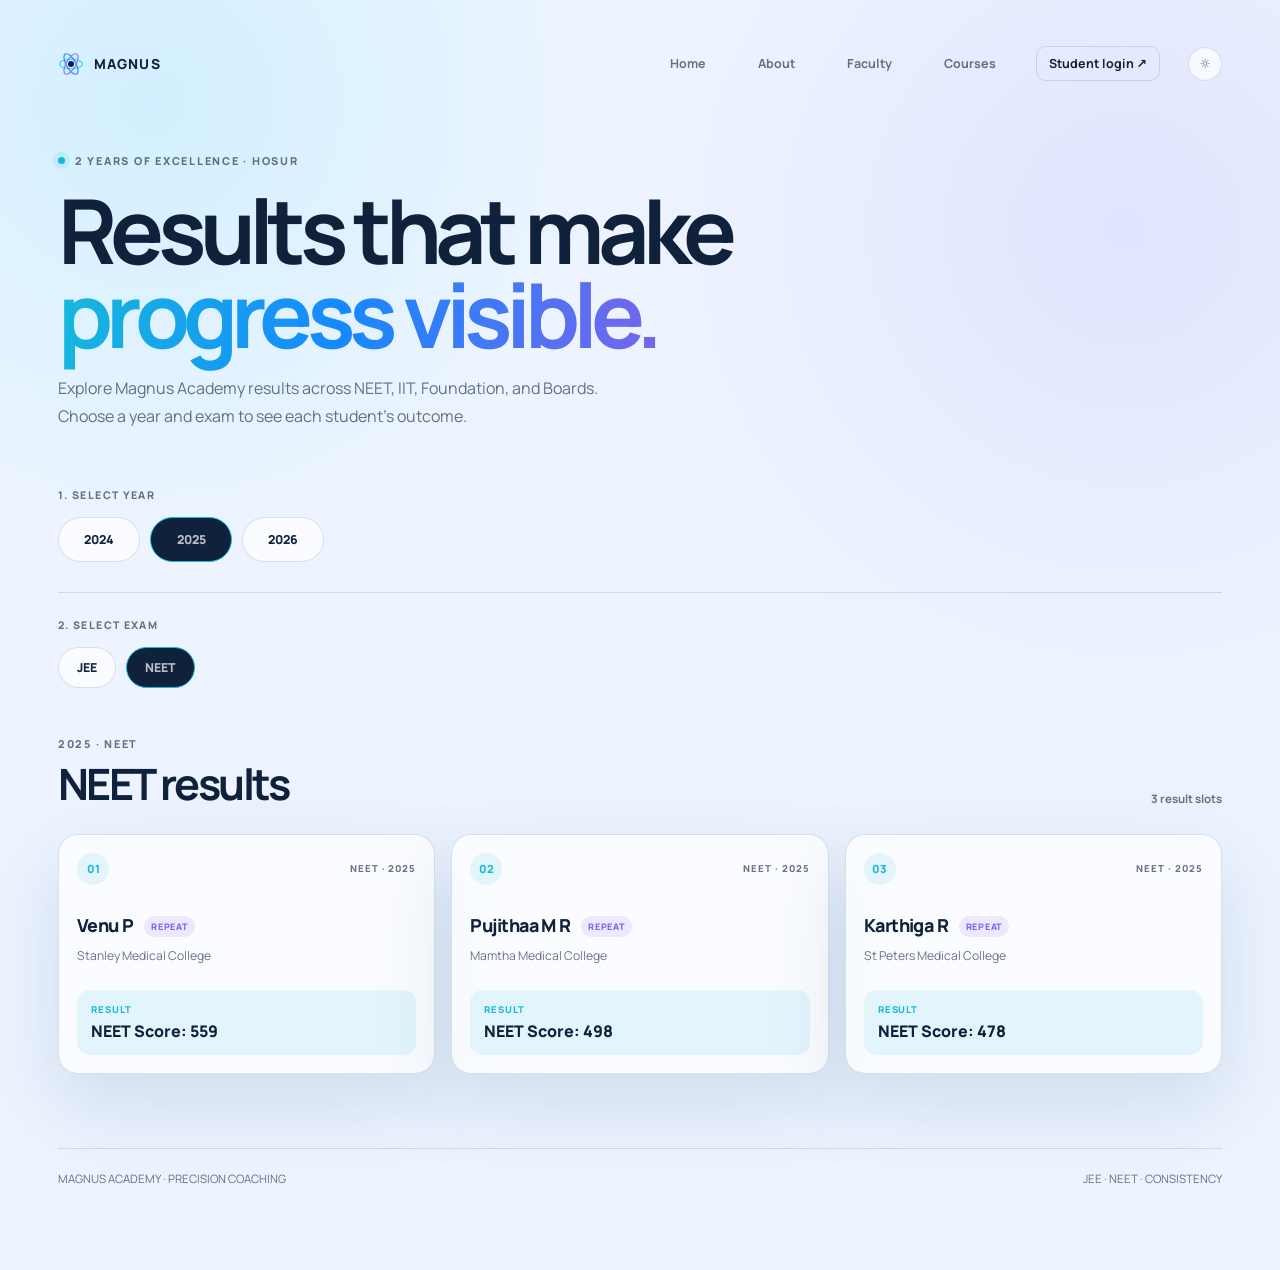
<file: results.html>
<!DOCTYPE html>
<html lang="en" data-theme="light">
<head>
  <meta charset="UTF-8" />
  <meta name="viewport" content="width=device-width, initial-scale=1.0" />
  <title>Results — Magnus Academy</title>
  <link rel="preconnect" href="https://fonts.googleapis.com" />
  <link rel="preconnect" href="https://fonts.gstatic.com" crossorigin />
  <link href="https://fonts.googleapis.com/css2?family=Manrope:wght@400;500;600;700;800&display=swap" rel="stylesheet" />
  <link rel="stylesheet" href="css/style.css" />
  <style>
    .results-intro { max-width:560px; margin:0; color:var(--muted); font-size:1rem; line-height:1.75; }
    .results-browser { margin-top:58px; }
    .browser-label { color:var(--muted); font-size:.66rem; font-weight:800; letter-spacing:.13em; text-transform:uppercase; }
    .year-tabs, .exam-tabs { display:flex; flex-wrap:wrap; gap:10px; margin-top:15px; }
    .year-tab, .exam-tab { border:1px solid var(--line); border-radius:999px; background:var(--surface); color:var(--ink); cursor:pointer; font:800 .77rem Manrope,sans-serif; transition:background .2s ease,border-color .2s ease,color .2s ease,transform .2s ease; }
    .year-tab { min-width:82px; padding:13px 20px; }
    .exam-tab { padding:11px 18px; }
    .year-tab:hover, .exam-tab:hover { transform:translateY(-1px); border-color:var(--cyan); }
    .year-tab[aria-selected="true"], .exam-tab[aria-selected="true"] { border-color:var(--cyan); background:var(--ink); color:var(--surface); }
    .exam-picker { margin-top:30px; padding-top:25px; border-top:1px solid var(--line); }
    .results-heading { display:flex; align-items:end; justify-content:space-between; gap:20px; margin-top:48px; }
    .results-heading h2 { margin:12px 0 0; font-size:2.7rem; line-height:.98; letter-spacing:-.06em; }
    .results-count { color:var(--muted); font-size:.72rem; font-weight:700; white-space:nowrap; }
    .result-list { display:grid; grid-template-columns:repeat(3,minmax(0,1fr)); gap:16px; margin-top:28px; }
    .result-card { display:flex; min-width:0; flex-direction:column; padding:18px; border:1px solid var(--line); border-radius:20px; background:var(--surface); box-shadow:var(--shadow); }
    .result-card-top { display:flex; align-items:center; justify-content:space-between; gap:10px; }
    .result-number { display:grid; place-items:center; width:32px; height:32px; border-radius:50%; background:rgba(22,185,220,.1); color:var(--cyan); font-size:.7rem; font-weight:800; }
    .result-exam { color:var(--muted); font-size:.6rem; font-weight:800; letter-spacing:.1em; text-transform:uppercase; text-align:right; }
    .result-name { margin-top:28px; font-size:1.12rem; font-weight:800; letter-spacing:-.03em; }
    .result-card.is-placeholder .result-name { color:var(--muted); }
    .repeat-label { display:inline-block; margin-left:7px; padding:4px 7px; border-radius:999px; background:rgba(119,100,235,.12); color:var(--violet); font-size:.56rem; font-weight:800; letter-spacing:.08em; text-transform:uppercase; vertical-align:middle; }
    .result-detail { margin:9px 0 25px; color:var(--muted); font-size:.76rem; line-height:1.6; }
    .result-score { margin-top:auto; padding:13px 14px; border-radius:13px; background:rgba(22,185,220,.1); }
    .result-score-label { color:var(--cyan); font-size:.59rem; font-weight:800; letter-spacing:.1em; text-transform:uppercase; }
    .result-score-value { margin-top:5px; font-size:1rem; font-weight:800; line-height:1.3; }
    .result-percentile { margin-top:9px; color:var(--ink); font-size:1.1rem; font-weight:800; letter-spacing:-.04em; }
    .result-facts { margin:9px 0 24px; color:var(--muted); font-size:.76rem; line-height:1.65; }
    .result-fact { display:block; }
    .result-quote { margin:0 0 22px; color:var(--muted); font-size:.72rem; line-height:1.55; font-style:italic; }
    .empty-results { grid-column:1/-1; padding:35px 20px; border:1px dashed var(--line); border-radius:20px; color:var(--muted); text-align:center; font-size:.8rem; }
    @media(max-width:1050px) { .result-list{grid-template-columns:repeat(2,minmax(0,1fr))} }
    @media(max-width:760px) {
      .results-browser { margin-top:44px; }
      .year-tabs, .exam-tabs { gap:8px; }
      .year-tab { flex:1; min-width:0; padding:12px 14px; }
      .exam-tab { flex:1; padding:11px 12px; }
      .results-heading { align-items:start; flex-direction:column; gap:8px; margin-top:38px; }
      .results-heading h2 { font-size:2.3rem; }
      .result-list { grid-template-columns:1fr; gap:12px; margin-top:22px; }
      .result-card { padding:16px; }
      .result-name { margin-top:22px; }
    }
  </style>
</head>
<body>
  <div class="page">
    <header>
      <a class="brand" href="index.html"><span class="brand-mark" aria-hidden="true"><svg width="26" height="26" viewBox="0 0 26 26" fill="none"><circle cx="13" cy="13" r="3" fill="currentColor"/><ellipse cx="13" cy="13" rx="11.5" ry="4.7" stroke="#46D9FF" stroke-width="1.2"/><ellipse cx="13" cy="13" rx="11.5" ry="4.7" stroke="#328BFF" stroke-width="1.2" transform="rotate(60 13 13)"/><ellipse cx="13" cy="13" rx="11.5" ry="4.7" stroke="#8F7BFF" stroke-width="1.2" transform="rotate(120 13 13)"/></svg></span>MAGNUS</a>
      <nav><a href="index.html">Home</a><a href="about.html">About</a><a href="faculty.html">Faculty</a><a href="courses.html">Courses</a><a class="login-link" href="login.html">Student login ↗</a><button class="theme-toggle" id="theme-toggle" type="button" aria-label="Toggle theme">☼</button></nav>
      <button class="mobile-menu-toggle" id="mobile-menu-toggle" type="button" aria-label="Open navigation" aria-expanded="false">☰</button>
      <div class="mobile-menu" id="mobile-menu"><a href="index.html">Home <span>↗</span></a><a href="about.html">About <span>↗</span></a><a href="faculty.html">Faculty <span>↗</span></a><a href="courses.html">Courses <span>↗</span></a><a href="login.html">Student login <span>↗</span></a><button class="theme-toggle-mobile" type="button">Toggle theme <span>☼</span></button></div>
    </header>
    <main>
      <div class="kicker eyebrow">2 Years of Excellence · Hosur</div>
      <h1>Results that make<br /><span class="gradient">progress visible.</span></h1>
      <p class="results-intro">Explore Magnus Academy results across NEET, IIT, Foundation, and Boards. Choose a year and exam to see each student's outcome.</p>

      <section class="results-browser" aria-label="Browse Magnus results">
        <div class="browser-label">1. Select year</div>
        <div class="year-tabs" id="year-tabs" role="tablist" aria-label="Result year">
          <button class="year-tab" type="button" role="tab" data-year="2024" aria-selected="false">2024</button>
          <button class="year-tab" type="button" role="tab" data-year="2025" aria-selected="true">2025</button>
          <button class="year-tab" type="button" role="tab" data-year="2026" aria-selected="false">2026</button>
        </div>

        <div class="exam-picker">
          <div class="browser-label">2. Select exam</div>
          <div class="exam-tabs" id="exam-tabs" role="tablist" aria-label="Result exam">
            <button class="exam-tab" type="button" role="tab" data-exam="jee" aria-selected="false">JEE</button>
            <button class="exam-tab" type="button" role="tab" data-exam="neet" aria-selected="true">NEET</button>
          </div>
        </div>

        <div class="results-heading">
          <div>
            <div class="eyebrow" id="results-eyebrow">2025 · NEET</div>
            <h2 id="results-title">NEET results</h2>
          </div>
          <div class="results-count" id="results-count">3 result slots</div>
        </div>
        <div class="result-list" id="result-list" aria-live="polite"></div>
      </section>

    </main>
    <footer><span>MAGNUS ACADEMY · PRECISION COACHING</span><span>JEE · NEET · CONSISTENCY</span></footer>
  </div>
    <script>
      const results = {
        "2024": {
          jee: [
            { name: "Karthiga R", detail: "JEE · 2024", primary: "JEE Percentage: 94.25%", facts: [] },
            { name: "Manasa T", detail: "JEE · 2024", primary: "JEE Percentage: 92.01%", facts: [] },
            { name: "Christfin Felix", detail: "JEE · 2024", primary: "JEE Percentage: 92.09%", facts: ["IIIT Kottayam — CSE"] }
          ],
          neet: [
            { name: "Venu P", detail: "NEET · 2024", primary: "NEET Score: 512", facts: ["Stanley Medical College"] },
            { name: "Pujithaa M R", detail: "NEET · 2024", primary: "NEET Score: 529", facts: ["Mamtha Medical College"] },
            { name: "Manasa T", detail: "NEET · 2024", primary: "NEET Score: 590", facts: [] }
          ]
        },
        "2025": {
          jee: [
            { name: "Christfin Felix", detail: "JEE · 2025", primary: "JEE Percentage: 96.68%", facts: ["IIIT Kottayam — CSE"], repeat: true }
          ],
          neet: [
            { name: "Venu P", detail: "NEET · 2025", primary: "NEET Score: 559", facts: ["Stanley Medical College"], repeat: true },
            { name: "Pujithaa M R", detail: "NEET · 2025", primary: "NEET Score: 498", facts: ["Mamtha Medical College"], repeat: true },
            { name: "Karthiga R", detail: "NEET · 2025", primary: "NEET Score: 478", facts: ["St Peters Medical College"], repeat: true }
          ]
        },
        "2026": {
          jee: [
            { name: "Aryan Raj", detail: "JEE · 2026", primary: "JEE Percentile: 91", facts: ["IIT Madras — BSMS Programme", "SNU Selected", "IISER Selected"] },
            { name: "Raghavi", detail: "JEE · 2026", primary: "JEE Percentile: 91", facts: ["VIT Selected — Category 1", "SNU Selected"] },
            { name: "Sreelakshmi", detail: "JEE · 2026", primary: "JEE Percentile: 86", facts: ["PSG Coimbatore — Computational Finance"] },
            { name: "Spurthi", detail: "JEE · 2026", primary: "JEE Percentile: 86", facts: ["PES Bangalore — CSE"] }
          ],
          neet: [
            { name: "Magathi", detail: "NEET · 2026", primary: "NEET Score: 477", facts: ["BSMS Government Seat — Siddha", "IISER Selected"] },
            { name: "Raghavi", detail: "NEET · 2026", primary: "NEET Score: 432", facts: [] }
          ]
        }
      };

      let selectedYear = "2025";
      let selectedExam = "neet";
      const yearTabs = document.querySelectorAll(".year-tab");
      const examTabs = document.querySelectorAll(".exam-tab");
      const resultList = document.getElementById("result-list");
      const resultsEyebrow = document.getElementById("results-eyebrow");
      const resultsTitle = document.getElementById("results-title");
      const resultsCount = document.getElementById("results-count");

      function renderResults() {
        const yearResults = results[selectedYear][selectedExam];
        const examName = selectedExam.toUpperCase();
        resultsEyebrow.textContent = `${selectedYear} · ${examName}`;
        resultsTitle.textContent = `${examName} results`;
        resultsCount.textContent = selectedYear === "2026"
          ? `${yearResults.length} result${yearResults.length === 1 ? "" : "s"} · out of just 10 students`
          : yearResults.length
            ? `${yearResults.length} result slot${yearResults.length === 1 ? "" : "s"}`
            : "No result slots yet";

        if (!yearResults.length) {
          resultList.innerHTML = '<div class="empty-results">NEET results for 2026 will be added here when they are available.</div>';
          return;
        }

        resultList.innerHTML = yearResults.map((result, index) => {
          if (result.placeholder) {
            return `
              <article class="result-card is-placeholder">
                <div class="result-card-top">
                  <div class="result-number">${String(index + 1).padStart(2, "0")}</div>
                  <div class="result-exam">${examName} ${selectedYear}</div>
                </div>
                <div class="result-name">Result slot ${String(index + 1).padStart(2, "0")}</div>
                <p class="result-detail">Student result details will be added here.</p>
                <div class="result-score">
                  <div class="result-score-label">Result</div>
                  <div class="result-score-value">Coming soon</div>
                </div>
              </article>
            `;
          }

          return `
            <article class="result-card">
              <div class="result-card-top">
                <div class="result-number">${String(index + 1).padStart(2, "0")}</div>
                <div class="result-exam">${result.detail}</div>
              </div>
              <div class="result-name">${result.name}${result.repeat ? ' <span class="repeat-label">Repeat</span>' : ""}</div>
              ${result.facts.length ? `<div class="result-facts">${result.facts.map((fact) => `<span class="result-fact">${fact}</span>`).join("")}</div>` : ""}
              ${result.quote ? `<p class="result-quote">"${result.quote}"</p>` : ""}
              <div class="result-score">
                <div class="result-score-label">Result</div>
                <div class="result-score-value">${result.primary}</div>
              </div>
            </article>
          `;
        }).join("");
      }

      yearTabs.forEach((tab) => {
        tab.addEventListener("click", () => {
          selectedYear = tab.dataset.year;
          yearTabs.forEach((item) => item.setAttribute("aria-selected", item === tab ? "true" : "false"));
          renderResults();
        });
      });

      examTabs.forEach((tab) => {
        tab.addEventListener("click", () => {
          selectedExam = tab.dataset.exam;
          examTabs.forEach((item) => item.setAttribute("aria-selected", item === tab ? "true" : "false"));
          renderResults();
        });
      });

      renderResults();
    </script>
  <script src="js/site.js"></script>
</body>
</html>
</file>
<file: css/style.css>
/* ==========================================================
   Magnus Academy — shared design system
   Used by: courses.html, faculty.html, results.html
   (index.html has its own separate look — see css/home.css)
   ========================================================== */

:root {
  --page: #edf4ff;
  --surface: rgba(255,255,255,.72);
  --solid: #fff;
  --ink: #10213b;
  --muted: rgba(16,33,59,.62);
  --line: rgba(20,55,100,.14);
  --blue: #1689fe;
  --cyan: #16b9dc;
  --violet: #7764eb;
  --shadow: 0 30px 80px rgba(36,78,130,.15);
}

html[data-theme="dark"] {
  --page: #020611;
  --surface: rgba(12,20,39,.78);
  --solid: #0c1427;
  --ink: #f4f7fb;
  --muted: rgba(244,247,251,.62);
  --line: rgba(255,255,255,.11);
  --shadow: 0 30px 80px rgba(0,0,0,.35);
}

* { box-sizing: border-box; }
html, body { margin: 0; min-height: 100%; }
body {
  min-height: 100svh;
  padding: 24px;
  color: var(--ink);
  background:
    radial-gradient(circle at 12% 8%, rgba(70,217,255,.16), transparent 28rem),
    radial-gradient(circle at 88% 18%, rgba(143,123,255,.13), transparent 30rem),
    var(--page);
  font-family: Manrope, system-ui, sans-serif;
}

a { color: inherit; text-decoration: none; }
button { color: inherit; font: inherit; }

.page {
  width: min(1280px, 100%);
  min-height: calc(100svh - 48px);
  margin: 0 auto;
  padding: 0 34px 60px;
}

/* ---------- header / nav ---------- */
header {
  position: relative;
  display: flex;
  align-items: center;
  justify-content: space-between;
  padding: 22px 0 72px;
}
.brand { display: flex; align-items: center; gap: 10px; font-size: .86rem; font-weight: 800; letter-spacing: .08em; }
.brand-mark { display: grid; place-items: center; width: 26px; height: 26px; }

nav { display: flex; align-items: center; gap: 28px; color: var(--muted); font-size: .78rem; font-weight: 700; }
nav a {
  padding: 8px 12px;
  border-radius: 10px;
  transition: color .2s ease, background-color .2s ease;
}
nav a:hover, nav a:focus-visible {
  color: var(--ink);
  background: rgba(22,137,254,.1);
  outline: none;
}
nav a.login-link {
  border: 1px solid var(--line);
  color: var(--ink);
}
nav a.login-link:hover, nav a.login-link:focus-visible {
  border-color: var(--blue);
  background: rgba(22,137,254,.1);
}

.theme-toggle {
  display: grid; place-items: center; width: 34px; height: 34px;
  border: 1px solid var(--line); border-radius: 50%; background: var(--surface);
  cursor: pointer;
}

.mobile-menu-toggle {
  display: none; place-items: center; width: 34px; height: 34px;
  border: 1px solid var(--line); border-radius: 50%; background: var(--surface);
  cursor: pointer; font-size: 1.05rem; line-height: 1;
}

.mobile-menu {
  display: none; position: absolute; top: 64px; left: 0; right: 0; z-index: 5;
  padding: 10px; border: 1px solid var(--line); border-radius: 18px;
  background: var(--solid); box-shadow: var(--shadow); backdrop-filter: blur(18px);
}
.mobile-menu.open { display: grid; }
.mobile-menu a {
  display: flex; align-items: center; justify-content: space-between;
  padding: 13px 12px; border-radius: 11px; color: var(--ink); font-size: .8rem; font-weight: 800;
}
.mobile-menu a:hover { background: rgba(22,137,254,.08); }

.mobile-menu .theme-toggle-mobile {
  display: flex; align-items: center; justify-content: space-between;
  width: 100%; padding: 13px 12px; margin-top: 4px;
  border: none; border-top: 1px solid var(--line); border-radius: 11px;
  background: transparent; color: var(--ink); font-size: .8rem; font-weight: 800;
  font-family: inherit; cursor: pointer;
}
.mobile-menu .theme-toggle-mobile:hover { background: rgba(22,137,254,.08); }

/* current-page highlight — add class="active" to the matching nav link on each page */
nav a.active {
  color: var(--ink);
  background: rgba(22,137,254,.08);
}

/* ---------- shared typography helpers ---------- */
.eyebrow { color: var(--muted); font-size: .68rem; font-weight: 800; letter-spacing: .16em; text-transform: uppercase; }
.kicker { display: flex; align-items: center; gap: 10px; }
.kicker::before { content: ""; width: 7px; height: 7px; border-radius: 50%; background: var(--cyan); box-shadow: 0 0 0 5px rgba(22,185,220,.12); }

h1 { max-width: 800px; margin: 20px 0 18px; font-size: clamp(3rem, 7vw, 6.5rem); line-height: .94; letter-spacing: -.075em; }
.gradient { background: linear-gradient(100deg, var(--cyan), var(--blue) 48%, var(--violet)); -webkit-background-clip: text; background-clip: text; color: transparent; }
.intro { margin: 0; color: var(--muted); font-size: 1rem; line-height: 1.75; }

/* ---------- footer ---------- */
footer {
  display: flex; justify-content: space-between; gap: 20px;
  margin-top: 74px; padding-top: 22px; border-top: 1px solid var(--line);
  color: var(--muted); font-size: .72rem;
}

/* ---------- shared responsive header/footer behaviour ---------- */
@media (max-width: 760px) {
  body { padding: 14px; }
  .page { min-height: calc(100svh - 28px); padding: 0 14px 38px; }
  header { padding: 16px 0 54px; }
  nav a { display: none; }
  nav { gap: 12px; }
  .theme-toggle { display: none; }
  .mobile-menu-toggle { display: grid; }
  h1 { font-size: clamp(3rem, 16vw, 5rem); }
  footer { flex-direction: column; }
}
</file>
